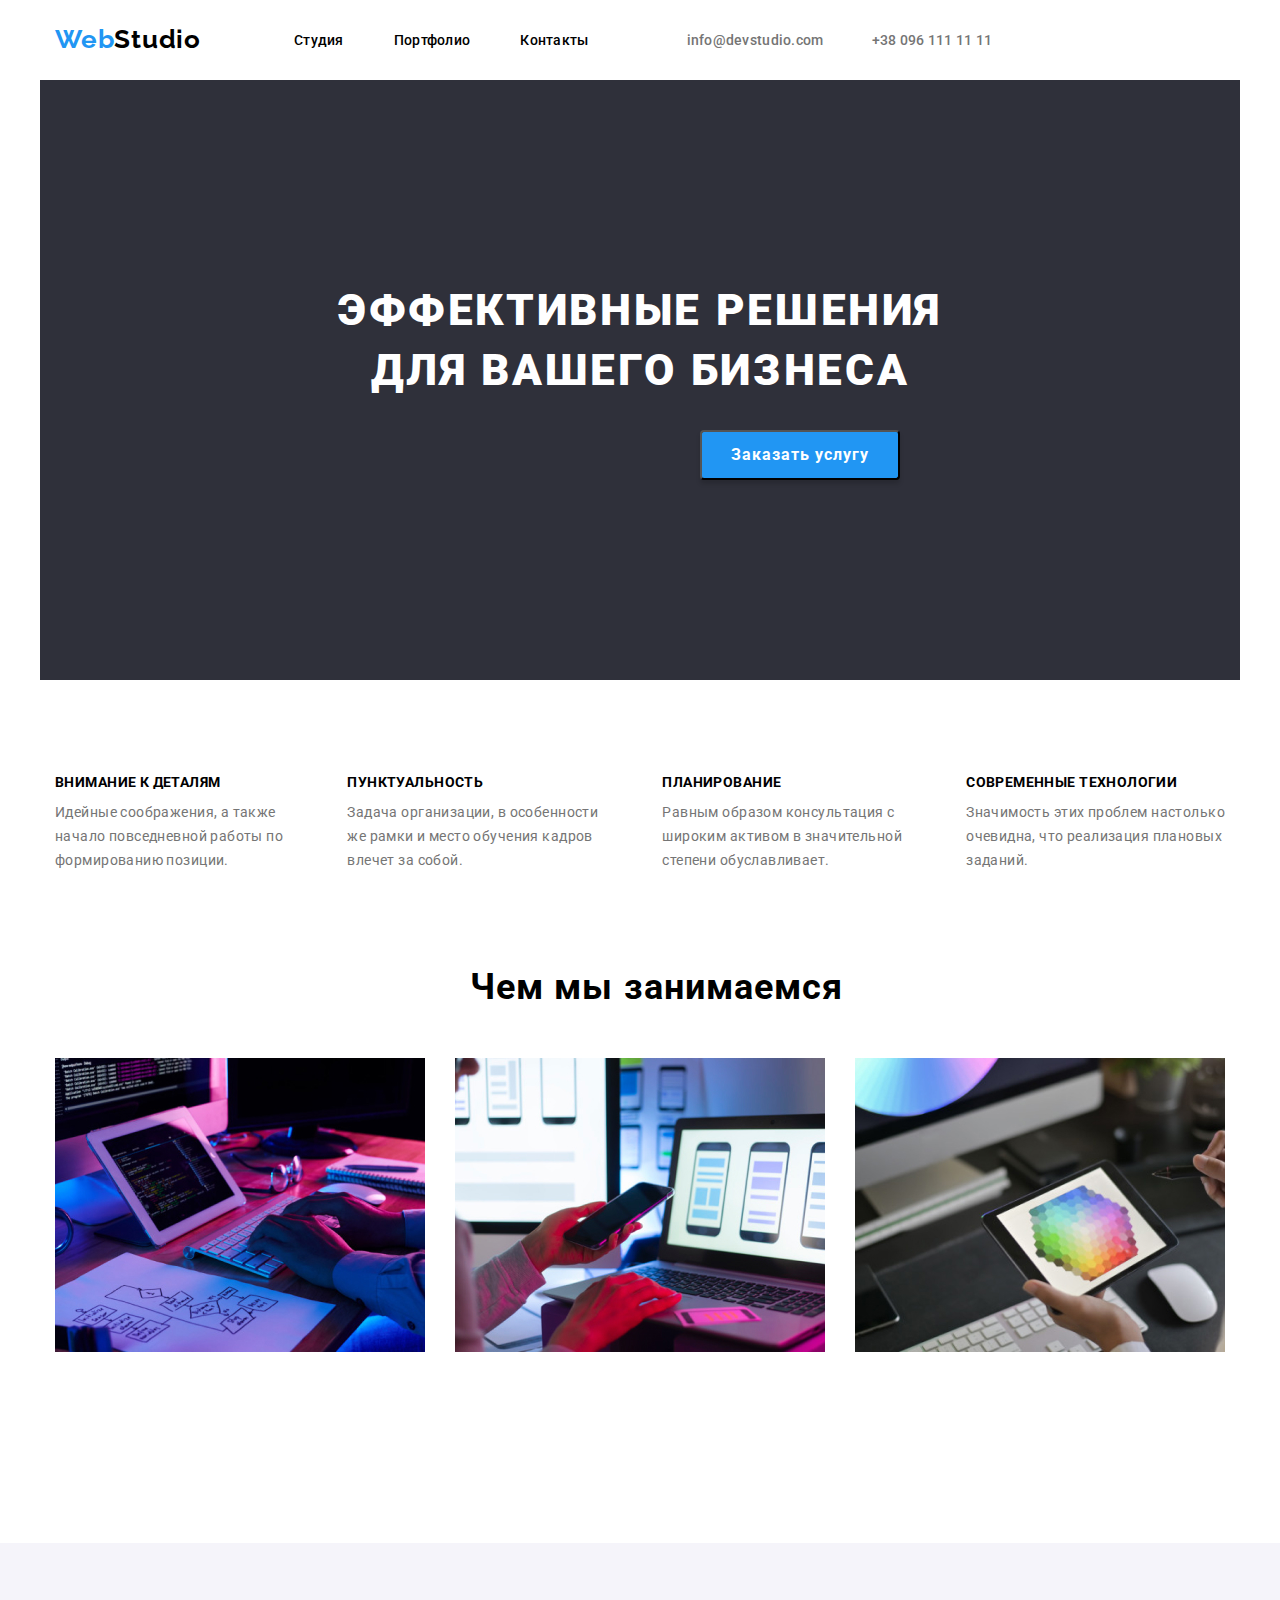
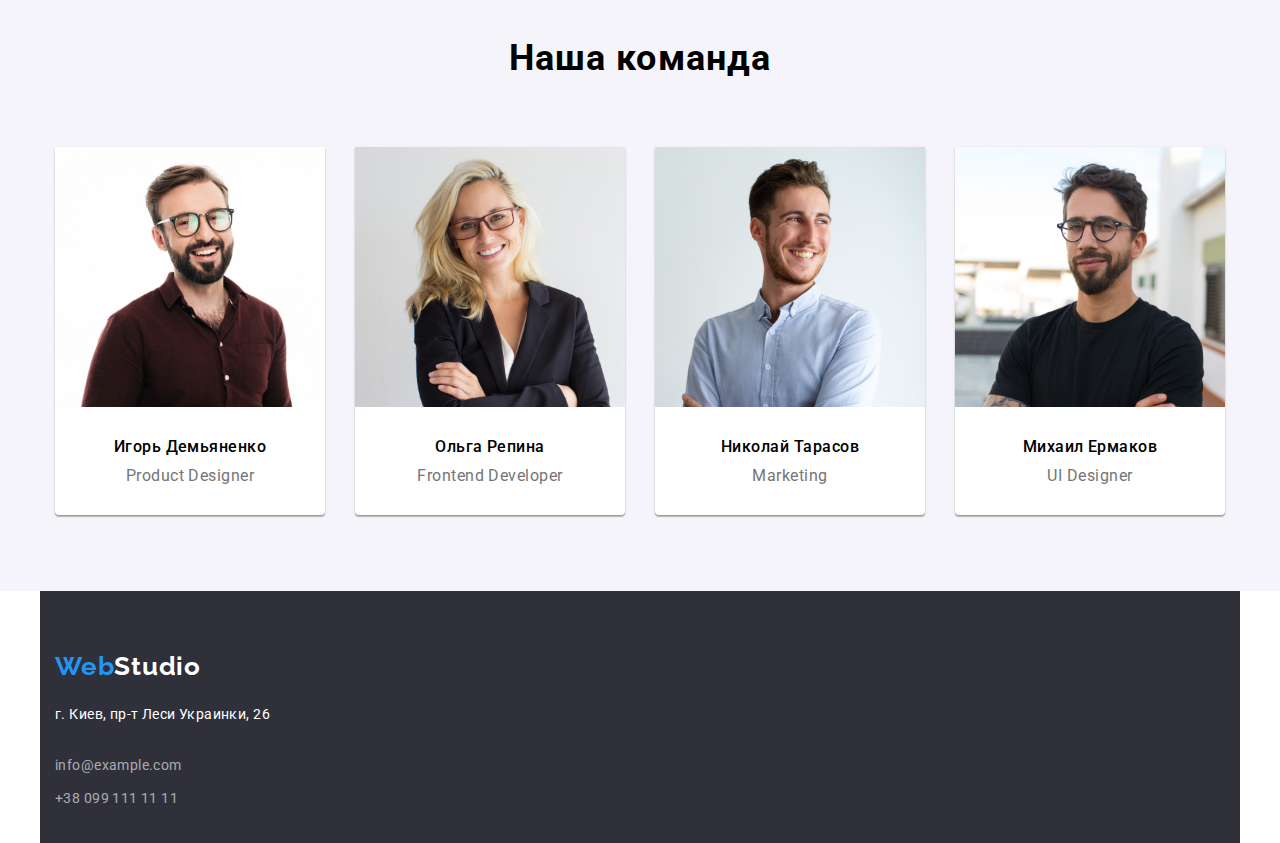
<file: index.html>
<!DOCTYPE html>
<html lang="ru">

<head>
    <meta charset="UTF-8">
    <meta name="viewport" content="width=device-width, initial-scale=1.0">
    <title>Web Studio - Главная</title>
    <link rel="stylesheet" href="./css/modern-normalize.css">
    <link rel="stylesheet" href="./css/styles.css">
    <link rel="stylesheet" href="./css/variables.css">
    <link rel="preconnect" href="https://fonts.gstatic.com">
    <link
        href="https://fonts.googleapis.com/css2?family=Oleo+Script&family=Raleway:wght@700&family=Roboto:wght@400;500;700;900&display=swap"
        rel="stylesheet">
</head>


<body>
    <header class="header">
        <div class="container">

            <nav class="site-nav">
                <a class="logo-h" href="index.html">
                    <span class="logo-part">Web</span>Studio
                </a>
                <ul class="nav-menu">
                    <li>
                        <a class="nav-link" href="./index.html">Студия</a>
                    </li>
                    <li>
                        <a class="nav-link" href="./portfolio.html">Портфолио</a>
                    </li>
                    <li>
                        <a class="nav-link" href="#contacts">Контакты</a>
                    </li>
                </ul>

                <ul class="address-list-h">
                    <li>
                        <a class="address-link-h" href="mailto:info@devstudio.com">info@devstudio.com</a>
                    </li>
                    <li>
                        <a class="address-link-h" href="tel:+380961111111">+38 096 111 11 11</a>
                    </li>
                </ul>
            </nav>
        </div>
    </header>
    <main>
        <section class="hero">
            <div class="container">
                <h1 class="hero-text">Эффективные решения <br> для вашего бизнеса</h1>
                <button class="reg-btn"><a class="reg-btn-txt" href="#">Заказать услугу</a></button>
            </div>
        </section>

        <section class="about">
            <div class="container">
                <ul class="about-list">
                    <li>
                        <h4 class="about-title">Внимание к деталям</h4>
                        <p class="about-txt">Идейные соображения, а также <br> начало повседневной работы по <br>
                            формированию
                            позиции.</p>
                    </li>
                    <li>
                        <h4 class="about-title">Пунктуальность</h4>
                        <p class="about-txt">Задача организации, в особенности <br> же рамки и место обучения кадров
                            <br>
                            влечет
                            за собой.</p>
                    </li>
                    <li>
                        <h4 class="about-title">Планирование</h4>
                        <p class="about-txt">Равным образом консультация с <br> широким активом в значительной
                            <br> степени
                            обуславливает.</p>
                    </li>
                    <li>
                        <h4 class="about-title">Современные технологии</h4>
                        <p class="about-txt">Значимость этих проблем настолько <br> очевидна, что реализация плановых
                            <br>
                            заданий.</p>
                    </li>
                </ul>
                <div>
                    <div class="our-job"></div>
                    <h3 class="our-job-title">Чем мы занимаемся</h3>


                    <ul class="img-list">
                        <li class="img-item"><img src="./images/img.jpg" alt="печатание на клавиатуре"></li>
                        <li class="img-item"><img src="./images/img-2.jpg" alt="сверение данных"></li>
                        <li class="img-item"><img src="./images/img3.jpg" alt="палитра цветов"></li>
                    </ul>
                </div>
            </div>
        </section>

        <section class="bottom-page">
            <div class="container">
                <h3 class="team">Наша команда</h3>
                 <ul class="team-img">
                    <li class="team-member"><img src="./images/img4.jpg" alt="Игорь Демьяненко" width="270">
                        <h4 class="member-name">Игорь Демьяненко</h4>
                        <p class="occupation">Product Designer</p>
                    </li>

                    <li class="team-member"><img src="./images/img5.jpg" alt="Ольга Репина" width="270">
                        <h4 class="member-name">Ольга Репина</h4>
                        <p class="occupation">Frontend Developer</p>
                    </li>

                    <li class="team-member"><img src="./images/img6.jpg" alt="Николай Тарасов" width="270">
                        <h4 class="member-name">Николай Тарасов</h4>
                        <p class="occupation">Marketing</p>
                    </li>

                    <li class="team-member"><img src="./images/img7.jpg" alt="Михаил Ермаков" width="270">
                        <h4 class="member-name">Михаил Ермаков</h4>
                        <p class="occupation">UI Designer</p>
                    </li>
                </ul>
            </div>
        </section>
    </main>

    <footer class="footer">
        <div class="container">
            <a class="logo-f" href="./index.html"><span class="logo-part">Web</span>Studio</a>
            <address>
                <ul class="footer-address-list">
                    <li class="f-contacts">
                        <p class="physical-address"> г. Киев, пр-т Леси Украинки, 26</p> <br>
                    </li>
                    <li class="f-contacts"><a class="address-link-f" href="mailto:info@example.com">info@example.com</a>
                        <br></li>
                    <li class="f-contacts"><a class="address-link-f" href="tel:+380991111111">+38 099 111 11
                            11</a></li>
                </ul>
            </address>
        </div>
    </footer>

</body>

</html>
</file>
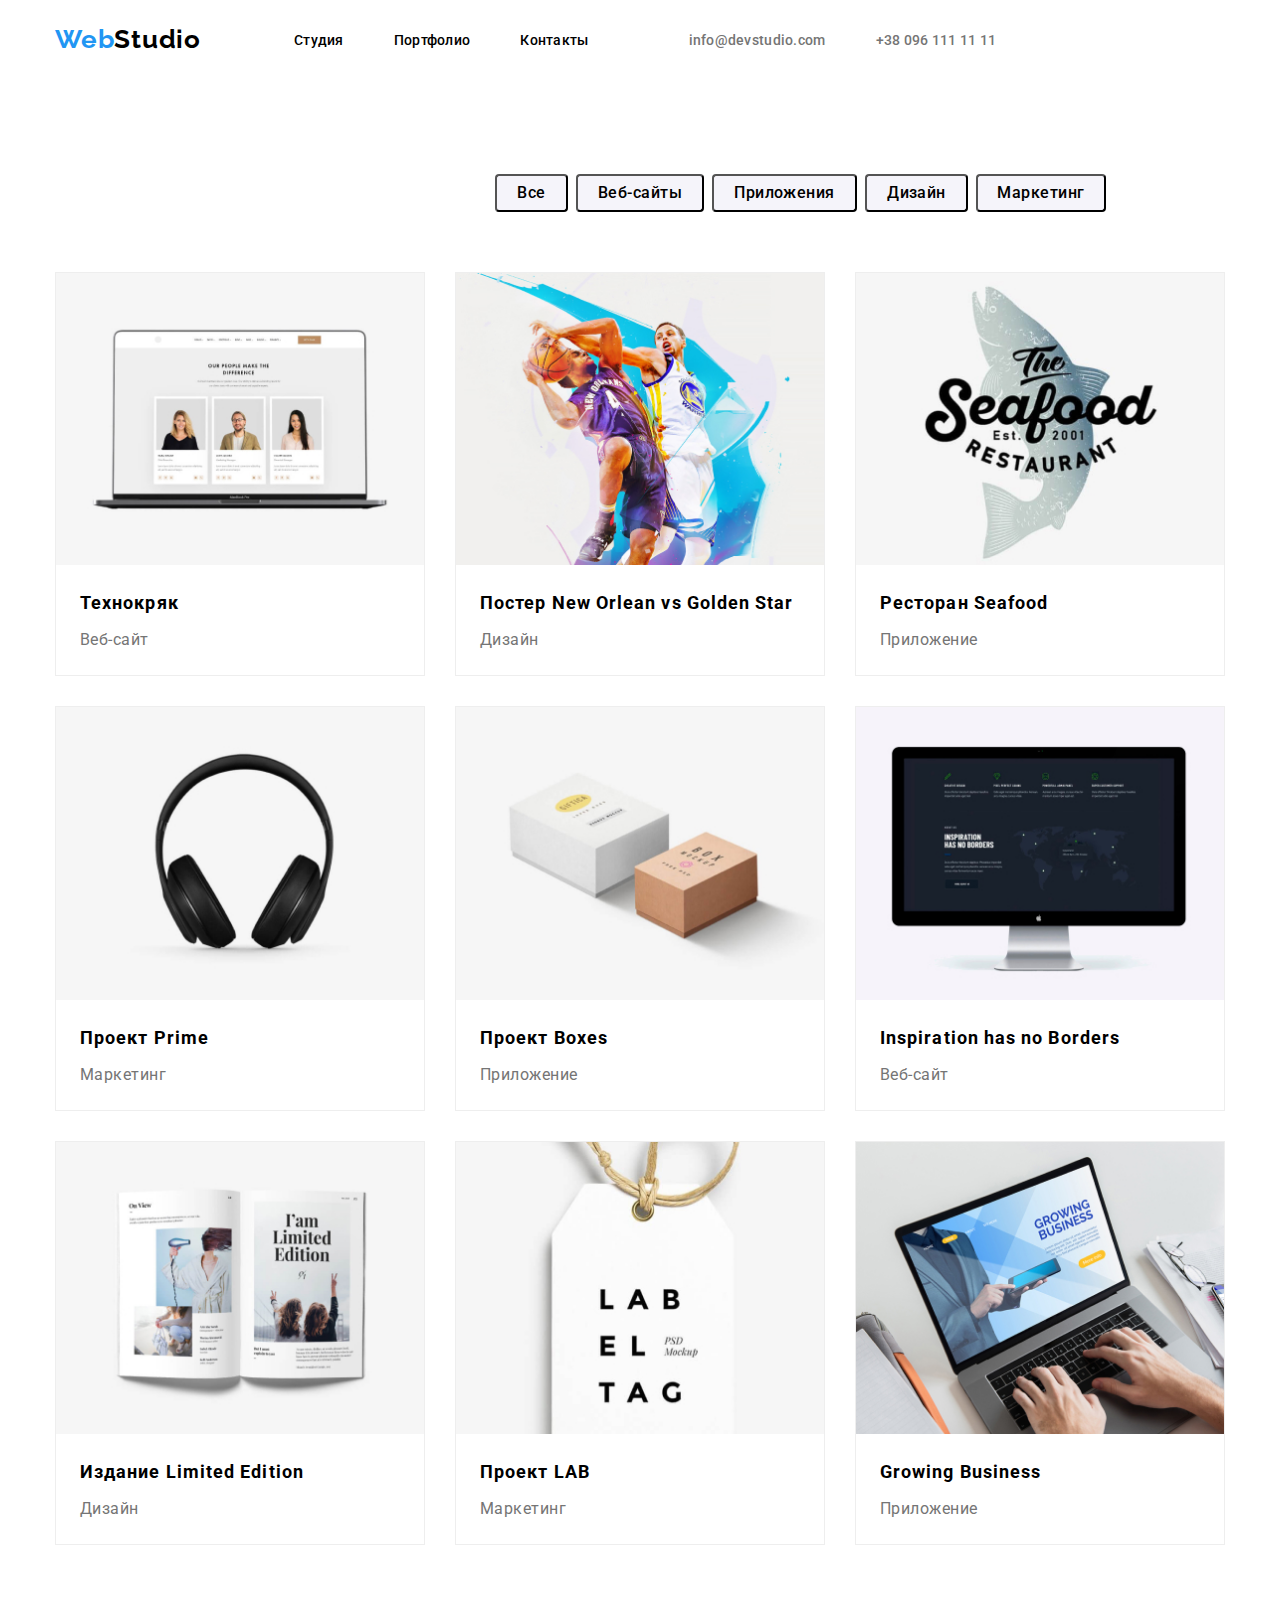
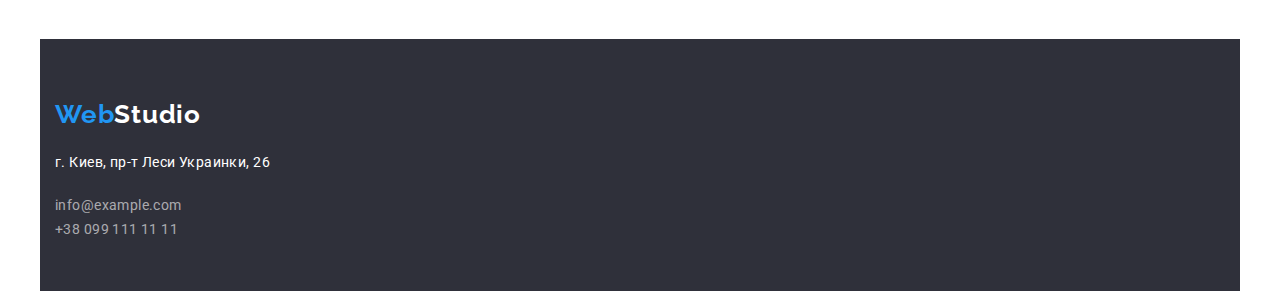
<file: portfolio.html>
<!DOCTYPE html>
<html lang="en">

<head>
    <meta charset="UTF-8">
    <meta name="viewport" content="width=device-width, initial-scale=1.0">
    <title>Web Studio - Портфолио</title>
    <link rel="stylesheet" href="./css/modern-normalize.css">
    <link rel="stylesheet" href="./css/variables.css">
    <link rel="preconnect" href="https://fonts.gstatic.com">
    <link
        href="https://fonts.googleapis.com/css2?family=Oleo+Script&family=Raleway:wght@700&family=Roboto:wght@400;500;700;900&display=swap"
        rel="stylesheet">
    <link rel="stylesheet" href="./css/portfolio.css">
</head>

<body>
    <header class="header">
        <div class="container">

            <nav class="site-nav">
                <a class="logo-h" href="index.html">
                    <span class="logo-part">Web</span>Studio
                </a>
                <ul class="nav-menu">
                    <li>
                        <a class="nav-link" href="./index.html">Студия</a>
                    </li>
                    <li>
                        <a class="nav-link" href="./portfolio.html">Портфолио</a>
                    </li>
                    <li>
                        <a class="nav-link" href="#contacts">Контакты</a>
                    </li>
                </ul>

                <ul class="address-list-h">
                    <li>
                        <a class="address-link-h" href="mailto:info@devstudio.com">info@devstudio.com</a>
                    </li>
                    <li>
                        <a class="address-link-h" href="tel:+380961111111">+38 096 111 11 11</a>
                    </li>
                </ul>
            </nav>
        </div>
    </header>
    <main>


        <section class="menu">
            <div class="container">
                <ul class="menu-btn-list">
                    <li class="btn-item"><button class="btn-all"><span class="btn-txt">Все</span></button></li>

                    <li class="btn-item"><button class="btn-web"><span class="btn-txt">Веб-сайты</span></button></li>

                    <li class="btn-item"><button class="btn-app"><span class="btn-txt">Приложения</span></button>
                    </li>

                    <li class="btn-item"><button class="btn-design"><span class="btn-txt">Дизайн</span></button>
                    </li>

                    <li class="btn-item"><button class="btn-marketing"><span class="btn-txt">Маркетинг</span></button>
                    </li>
                </ul>
            </div>

            <div class="container">
                <ul class="examples-list">
                    <li class="example">
                        <img class="exmpl-img" src="./images/technokr.jpg" alt="Веб-сайт">
                        <div class="exmpl-content">
                            <h3 class="exmpl-title">Технокряк</h3>
                            <p class="exmpl-desc">Веб-сайт</p>
                        </div>
                    </li>

                    <li class="example">
                        <img class="exmpl-img" src="./images/poster.jpg" alt="Постер">
                        <div class="exmpl-content">
                            <h3 class="exmpl-title">Постер New Orlean vs Golden Star</h3>
                            <p class="exmpl-desc">Дизайн</p>
                        </div>
                    </li>

                    <li class="example">
                        <img class="exmpl-img" src="./images/seafood.jpg" alt="Лого ресторана Seafood">
                        <div class="exmpl-content">
                            <h3 class="exmpl-title">Ресторан Seafood</h3>
                            <p class="exmpl-desc">Приложение</p>
                        </div>
                    </li>

                    <li class="example">
                        <img class="exmpl-img" src="./images/prime.jpg" alt="Наушники">
                        <div class="exmpl-content">
                            <h3 class="exmpl-title">Проект Prime</h3>
                            <p class="exmpl-desc">Маркетинг</p>
                        </div>
                    </li>

                    <li class="example">
                        <img class="exmpl-img" src="./images/boxes.jpg" alt="Boxes">
                        <div class="exmpl-content">
                            <h3 class="exmpl-title">Проект Boxes</h3>
                            <p class="exmpl-desc">Приложение</p>
                        </div>
                    </li>

                    <li class="example">
                        <img class="exmpl-img" src="./images/inspo.jpg" alt="Веб-сайт">
                        <div class="exmpl-content">
                            <h3 class="exmpl-title">Inspiration has no Borders</h3>
                            <p class="exmpl-desc">Веб-сайт</p>
                        </div>
                    </li>

                    <li class="example">
                        <img class="exmpl-img" src="./images/limited.jpg" alt="Пример издания">
                        <div class="exmpl-content">
                            <h3 class="exmpl-title">Издание Limited Edition</h3>
                            <p class="exmpl-desc">Дизайн</p>
                        </div>
                    </li>

                    <li class="example">
                        <img class="exmpl-img" src="./images/lab.jpg" alt="Пример тега">
                        <div class="exmpl-content">
                            <h3 class="exmpl-title">Проект LAB</h3>
                            <p class="exmpl-desc">Маркетинг</p>
                        </div>
                    </li>

                    <li class="example">
                        <img class="exmpl-img" src="./images/business.jpg" alt="Приложение на ноутбуке">
                        <div class="exmpl-content">
                            <h3 class="exmpl-title">Growing Business</h3>
                            <p class="exmpl-desc">Приложение</p>
                        </div>
                    </li>
                </ul>

            </div>
        </section>
    </main>

    <footer class="footer">
        <div class="container">
            <a class="logo-f" href="./index.html"><span class="logo-part">Web</span>Studio</a>
            <address class="footer-address">
                <p class="physical-address"> г. Киев, пр-т Леси Украинки, 26</p> <br>
                <a class="address-link-f" href="mailto:info@example.com">info@example.com</a> <br>
                <a class="address-link-f" href="tel:+380991111111">+38 099 111 11 11</a>
            </address>
        </div>
    </footer>

</body>

</html>
</file>
<file: css/styles.css>
/* header,
section,
footer,
.container {
  border: 1px solid;
} */

body {
  font-family: 'Roboto', sans-serif;
}

.container {
  width: 1200px;
  padding: 0px 15px;
  margin: 0 auto;
}

/* ---HEADER--- */

.header {
  background-color: white;
  height: 80px;
  position: relative;
}

.logo-h {
  color: black;
  margin-top: 24px;
  margin-bottom: 25px;
  margin-right: 93px;

  font-family: Raleway, sans-serif;
  font-style: normal;
  font-weight: bold;
  font-size: 26px;
  line-height: 31px;
  letter-spacing: 0.03em;
}

.logo-part {
  color: rgba(33, 150, 243, 1);
}

.nav-menu li {
  margin-right: 50px;
}

.site-nav {
  align-items: center;
}

.site-nav,
.nav-menu,
.address-list-h {
  display: flex;
}

.nav-link {
  color: black;
  font-family: Roboto, sans-serif;
  font-style: normal;
  font-weight: 500;
  font-size: 14px;
  line-height: 16px;
  letter-spacing: 0.02em;
}

.nav-link:hover {
  color: rgba(33, 150, 243, 1);
}

.address-list-h li :last-child {
  margin-left: 48px;
}

.address-list-h li {
  margin-left: auto;
}

.address-link-h {
  color: rgba(117, 117, 117, 1);
  font-family: Roboto, sans-serif;
  font-style: normal;
  font-weight: 500;
  font-size: 14px;
  line-height: 16px;
  letter-spacing: 0.02em;

  align-items: right;
}

.address-link-h:hover {
  color: rgba(33, 150, 243, 1);
}

.address-link-f:hover {
  color: none;
}

/* ---HERO--- */

.hero .container {
  background-color: #2f303a;
  height: 600px;
}

.hero-text {
  color: white;
  font-family: 'Roboto', sans-serif;
  font-style: normal;
  font-weight: 900;
  font-size: 44px;
  line-height: 60px;
  letter-spacing: 0.06em;
  text-transform: uppercase;

  padding-top: 200px;
  padding-bottom: 280px;
  padding-left: 278px;
  padding-right: 278px;
  text-align: center;
}

.reg-btn {
  background-color: rgba(33, 150, 243, 1);
  position: absolute;
  width: 200px;
  height: 50px;
  left: 700px;
  top: 430px;
  box-shadow: 0px 4px 4px rgba(0, 0, 0, 0.15);
  border-radius: 4px;
  align-items: center;
}

.reg-btn-txt {
  color: white;
  font-family: Roboto, sans-serif;
  font-style: normal;
  font-weight: bold;
  font-size: 16px;
  line-height: 30px;
  display: inline;
  align-items: center;
  text-align: center;
  letter-spacing: 0.06em;
  padding: 10px, 32px;
  margin-top: 40px;
}

.about {
  display: flex;
  background-color: white;
  height: 769px;
}

.about-list {
  display: flex;
  margin-top: 94px;
  margin-bottom: 94px;
  align-items: center;
  justify-content: space-between;
}

.about-list li (not):last-child {
  padding-right: 30px;
}

.about-title {
  text-align: left;
  font-family: Roboto, sans-serif;
  font-style: normal;
  font-weight: bold;
  font-size: 14px;
  line-height: 16px;
  letter-spacing: 0.03em;
  text-transform: uppercase;
  margin-bottom: 9.7px;
}

.about-txt {
  text-align: left;
  font-family: Roboto, sans-serif;
  font-style: normal;
  font-weight: normal;
  font-size: 14px;
  line-height: 24px;
  letter-spacing: 0.03em;
  color: rgba(117, 117, 117, 1);
}

.our-job {
  display: flex;
  font-family: Roboto, sans-serif;
  font-style: normal;
  font-weight: bold;
  font-size: 36px;
  line-height: 42px;
  text-align: center;
  letter-spacing: 0.03em;
}

.our-job-title {
  display: flex;
  text-align: center;
  padding-left: 415px;
  padding-bottom: 50px;

  font-family: Roboto, sans-serif;
  font-style: normal;
  font-weight: bold;
  font-size: 36px;
  line-height: 42px;
  letter-spacing: 0.03em;
}

.img-list {
  display: flex;
  flex-wrap: wrap;
  justify-content: space-between;
}

.img-list li (not):last-child {
  margin-right: 30px;
}

.img-item {
  margin-left: ;
}

/* ---BOTTOM PAGE--- */
.bottom-page {
  background-color: rgba(245, 244, 250, 1);
  height: 648px;
  left: 0px;
}

.team {
  margin-top: 94px;
  margin-bottom: 50px;
  padding-top: 94px;

  font-family: Roboto, sans-serif;
  font-style: normal;
  font-weight: bold;
  font-size: 36px;
  line-height: 42px;
  text-align: center;
  letter-spacing: 0.03em;
}

.team-member {
  font-family: Roboto, sans-serif;
  font-style: normal;
  font-weight: 500;
  font-size: 16px;
  line-height: 19px;
  text-align: center;
  letter-spacing: 0.03em;
  color: black;
}

.member-name {
  font-family: Roboto, sans-serif;
  font-style: normal;
  font-weight: 500;
  font-size: 16px;
  line-height: 19px;
  text-align: center;
  letter-spacing: 0.03em;
  color: black;

  margin-top: 30px;
  margin-bottom: 10px;
}

.occupation {
  font-family: Roboto, sans-serif;
  font-style: normal;
  font-weight: normal;
  font-size: 16px;
  line-height: 19px;
  text-align: center;
  letter-spacing: 0.03em;

  color: rgba(117, 117, 117, 1);
}

.team-img {
  display: flex;
  justify-content: space-between;
  size: 270px 260px;
}

.team-img li {
  width: 270px;
  height: 368px;
  left: 515px;
  top: 1635px;

  background: white;
  box-shadow: 0px 1px 3px rgba(0, 0, 0, 0.12), 0px 1px 1px rgba(0, 0, 0, 0.14),
    0px 2px 1px rgba(0, 0, 0, 0.2);
  border-radius: 0px 0px 4px 4px;

  padding-bottom: 94px;
}

/* ---FOOTER--- */

.footer .container {
  background-color: rgba(47, 48, 58, 1);
  height: 252px;
  left: 0px;
  padding-top: 60px;
}

.footer {
  align-items: left;
}

.logo-f {
  font-family: Raleway, sans-serif;
  font-style: normal;
  font-weight: bold;
  font-size: 26px;
  line-height: 31px;
  letter-spacing: 0.03em;
  color: white;
  margin-bottom: 20px;
}

.physical-address {
  font-family: Roboto, sans-serif;
  font-style: normal;
  font-weight: normal;
  font-size: 14px;
  line-height: 24px;
  letter-spacing: 0.03em;
  margin-top: 20px;
  color: white;
}

.address-link-f {
  font-family: Roboto, sans-serif;
  font-style: normal;
  font-weight: normal;
  font-size: 14px;
  line-height: 24px;
  letter-spacing: 0.03em;
  color: rgba(255, 255, 255, 0.6);
}

.footer-address-list li {
  margin-top: 9px;
}

/* ---COMMON--- */

img {
  display: block;
  max-width: 100%;
  height: auto;
}

.visuallyhidden:not(:focus):not(:active) {
  position: absolute;

  width: 1px;
  height: 1px;
  margin: -1px;
  border: 0;
  padding: 0;

  white-space: nowrap;

  clip-path: inset(100%);
  clip: rect(0 0 0 0);
  overflow: hidden;
}
</file>
<file: css/variables.css>
:root {
  --white-text: rgba(255, 255, 255, 1);
  --black-text: rgba(33, 33, 33, 1);
  --grey-text: rgba(117, 117, 117, 1);
  --blue-text: rgba(33, 150, 243, 1);

  --background-white: #e5e5e5;
  --background-grey: rgba(47, 48, 58, 1);
  --background-light: rgba(245, 244, 250, 1);
}
</file>
<file: css/portfolio.css>
body {
  font-family: 'Roboto', sans-serif;
}

.header {
  background-color: white;
}

.container {
  width: 1200px;
  padding: 0px 15px;
  margin: 0 auto;
  margin-left: auto;
  margin-right: auto;
}

/* ---HEADER--- */

.header {
  background-color: white;
  height: 80px;
  position: relative;
}

.nav-menu li {
  margin-right: 50px;
}

.site-nav {
  align-items: center;
}

.site-nav,
.nav-menu,
.address-list-h {
  display: flex;
}

.nav-link {
  color: black;
  font-family: Roboto, sans-serif;
  font-style: normal;
  font-weight: 500;
  font-size: 14px;
  line-height: 16px;
  letter-spacing: 0.02em;
}

.nav-link:hover {
  color: rgba(33, 150, 243, 1);
}

.address-list-h li :last-child {
  margin-left: 50px;
}

.address-link-h {
  color: rgba(117, 117, 117, 1);
  font-family: Roboto, sans-serif;
  font-style: normal;
  font-weight: 500;
  font-size: 14px;
  line-height: 16px;
  letter-spacing: 0.02em;
}

.address-link-h:hover {
  color: rgba(33, 150, 243, 1);
}

.address-link-f:hover {
  color: none;
}

.logo-h {
  color: black;
  margin-top: 24px;
  margin-bottom: 25px;
  margin-left: ;
  margin-right: 93px;

  font-family: Raleway, sans-serif;
  font-style: normal;
  font-weight: bold;
  font-size: 26px;
  line-height: 31px;
  letter-spacing: 0.03em;
}

.logo-part {
  color: rgba(33, 150, 243, 1);
}

/* ---MENU BUTTONS--- */

/* .menu .container {
  padding-top: 94px;
} */

.menu {
  padding-top: 94px;
  padding-bottom: 94px;
}

.menu-btn-list {
  display: inline-flex;
  margin-bottom: 50px;
  margin-left: 95px;
  justify-content: space-between;
}

.menu-btn-list li (not):last-child {
  padding-right: 9px;
}

/* ---BUTTONS LIST--- */

.btn-all {
  position: absolute;
  background-color: rgba(245, 244, 250, 1);
  width: 73px;
  height: 38px;
  left: 495px;
  top: 174px;

  border-radius: 4px;
}

.btn-web {
  position: absolute;
  width: 128px;
  height: 38px;
  left: 576px;
  top: 174px;

  background: #f5f4fa;
  border-radius: 4px;
}

.btn-app {
  position: absolute;
  width: 145px;
  height: 38px;
  left: 712px;
  top: 174px;

  background: #f5f4fa;
  border-radius: 4px;
}

.btn-design {
  position: absolute;
  width: 103px;
  height: 38px;
  left: 865px;
  top: 174px;

  background: #f5f4fa;
  border-radius: 4px;
}

.btn-marketing {
  position: absolute;
  width: 130px;
  height: 38px;
  left: 976px;
  top: 174px;

  background: #f5f4fa;
  border-radius: 4px;
}

.btn-all:hover,
.btn-web:hover,
.btn-app:hover,
.btn-design:hover,
.btn-marketing:hover {
  background-color: rgba(33, 150, 243, 1);
  box-shadow: 0px 3px 1px rgba(0, 0, 0, 0.1), 0px 1px 2px rgba(0, 0, 0, 0.08),
    0px 2px 2px rgba(0, 0, 0, 0.12);
}

.btn-txt {
  color: black;
  font-family: Roboto, sans-serif;
  font-style: normal;
  font-weight: 500;
  font-size: 16px;
  line-height: 26px;
  text-align: center;
  letter-spacing: 0.03em;
}

.btn-txt:hover {
  color: white;
}

/* ---EXAMPLES--- */

/* .examples-block .container {
  padding-left: 15px;
  padding-right: 15px;
  margin-left: auto;
  margin-right: auto;
} */

.examples-list {
  padding-top: 34px;
  margin: 0px;
  margin-right: -30px;
  margin-top: -30px;

  display: flex;
  flex-wrap: wrap;
}

.examples-list > .example {
  margin-right: 30px;
  margin-top: 30px;
  flex-basis: calc(100% / 3 - 30px);

  background: #ffffff;
  border: 1px solid #eeeeee;
}

.exmpl-content {
  padding-top: 20px;
  padding-bottom: 20px;
  padding-left: 24px;
}

.exmpl-title {
  font-family: Roboto, sans-serif;
  font-style: normal;
  font-weight: bold;
  font-size: 18px;
  line-height: 36px;
  letter-spacing: 0.06em;
  color: black;

  margin-bottom: 4px;
}

.exmpl-desc {
  font-family: Roboto, sans-serif;
  font-style: normal;
  font-weight: normal;
  font-size: 16px;
  line-height: 30px;
  letter-spacing: 0.03em;
  color: rgba(117, 117, 117, 1);
}

/* ---FOOTER--- */

.footer .container {
  background-color: rgba(47, 48, 58, 1);
  height: 252px;
  left: 0px;
  padding-top: 60px;
}

.footer {
  align-items: left;
}

.logo-f {
  font-family: Raleway, sans-serif;
  font-style: normal;
  font-weight: bold;
  font-size: 26px;
  line-height: 31px;
  letter-spacing: 0.03em;
  color: white;
  margin-bottom: 20px;
}

.physical-address {
  font-family: Roboto, sans-serif;
  font-style: normal;
  font-weight: normal;
  font-size: 14px;
  line-height: 24px;
  letter-spacing: 0.03em;
  margin-top: 20px;
  color: white;
}

.address-link-f {
  font-family: Roboto, sans-serif;
  font-style: normal;
  font-weight: normal;
  font-size: 14px;
  line-height: 24px;
  letter-spacing: 0.03em;
  color: rgba(255, 255, 255, 0.6);
}

.footer-address-list li {
  margin-top: 9px;
}

/* ---COMMON--- */
img {
  display: block;
  max-width: 100%;
  height: auto;
}

a {
  text-decoration: none;
}

.visuallyhidden:not(:focus):not(:active) {
  position: absolute;

  width: 1px;
  height: 1px;
  margin: 100px;
  border: 0;
  padding: 0;

  white-space: nowrap;

  clip-path: inset(100%);
  clip: rect(0 0 0 0);
  overflow: hidden;
}
</file>
